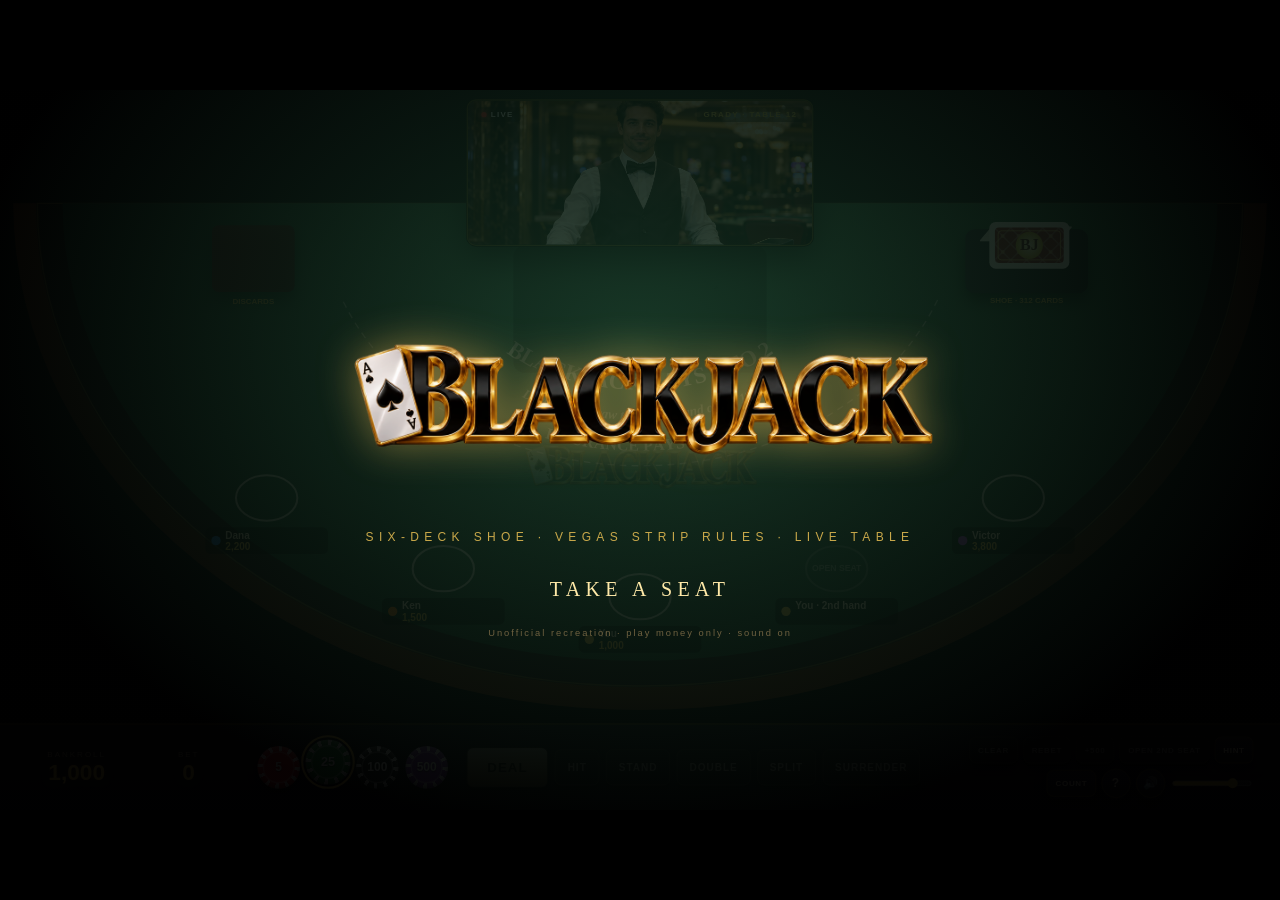
<file: index.html>
<!DOCTYPE html>
<html lang="en">
<head>
<meta charset="utf-8">
<title>Blackjack &mdash; Vegas Strip table</title>
<meta name="viewport" content="width=device-width, initial-scale=1">
<link rel="stylesheet" href="css/style.css">
</head>
<body>
<div id="stage">
  <canvas id="game" width="1920" height="1080"></canvas>

  <div id="dealer">
    <div class="screen">
      <img id="dealer-img" src="assets/dealer/dealer.png" alt="Dealer">
      <div class="live"><span></span>LIVE</div>
      <div class="dname">GRADY &middot; TABLE 12</div>
      <div id="caption"></div>
    </div>
  </div>

  <div id="count" class="hidden"><div><span class="k">RUNNING</span><b id="rc">0</b></div><div><span class="k">TRUE</span><b id="tc">0.0</b></div><div><span class="k">DECKS LEFT</span><b id="decks">6.0</b></div></div>
  <div id="message"></div>

  <div id="bar">
    <div class="group"><div class="label">BANKROLL</div><div class="value" id="bankroll">0</div></div>
    <div class="group"><div class="label">BET</div><div class="value" id="bet">0</div></div>
    <div id="tray"><button class="chip c5" data-v="5">5</button><button class="chip c25" data-v="25">25</button><button class="chip c100" data-v="100">100</button><button class="chip c500" data-v="500">500</button></div>
    <div class="actions">
      <button id="btn-deal" class="btn gold" title="Deal (Space / D)">DEAL</button>
      <button id="btn-hit" class="btn" title="Hit (H)">HIT</button>
      <button id="btn-stand" class="btn" title="Stand (S)">STAND</button>
      <button id="btn-double" class="btn" title="Double (X)">DOUBLE</button>
      <button id="btn-split" class="btn" title="Split (P)">SPLIT</button>
      <button id="btn-surrender" class="btn" title="Surrender (R)">SURRENDER</button>
      <button id="btn-ins-yes" class="btn ins hidden" title="Take insurance (Y)">INSURANCE YES</button>
      <button id="btn-ins-no" class="btn ins hidden" title="Decline insurance (N)">NO</button>
    </div>
    <div class="minor">
      <button id="btn-clear" class="btn small" title="Clear bet (C)">CLEAR</button>
      <button id="btn-rebet" class="btn small" title="Rebet (B)">REBET</button>
      <button id="btn-buyin" class="btn small" title="Buy in 500">+500</button>
      <button id="btn-seat2" class="btn small" title="Second hand">OPEN 2ND SEAT</button>
      <button id="btn-hint" class="btn small toggle" title="Basic strategy hints (T)">HINT</button>
      <button id="btn-count" class="btn small toggle" title="Card count (K)">COUNT</button>
      <button id="btn-help" class="btn icon" title="Help (?)">?</button>
      <button id="btn-sound" class="btn icon" title="Mute (M)">&#128266;</button>
      <input id="vol" type="range" min="0" max="1" step="0.01" title="Volume">
    </div>
    <div id="hint-text"></div>
  </div>

  <div id="help" class="hidden"><div class="panel"><h2>BLACKJACK &mdash; TABLE RULES</h2><div id="help-body"></div><button id="help-close" class="btn gold">CLOSE</button></div></div>
  <div id="splash">
    <div class="inner">
      <img class="logo" src="assets/logo.png" alt="BLACKJACK" onerror="this.style.display='none'">
      <div class="sub">SIX-DECK SHOE &middot; VEGAS STRIP RULES &middot; LIVE TABLE</div>
      <div id="splash-text">LOADING&hellip;</div>
      <div class="note">Unofficial recreation &middot; play money only &middot; sound on</div>
    </div>
  </div>
</div>

<script src="js/config.js"></script>
<script src="js/cards.js"></script>
<script src="js/audio.js"></script>
<script src="js/audio-bj.js"></script>
<script src="js/fx.js"></script>
<script src="js/renderer.js"></script>
<script src="js/game.js"></script>
<script src="js/ui.js"></script>
<script src="js/main.js"></script>
</body>
</html>
</file>
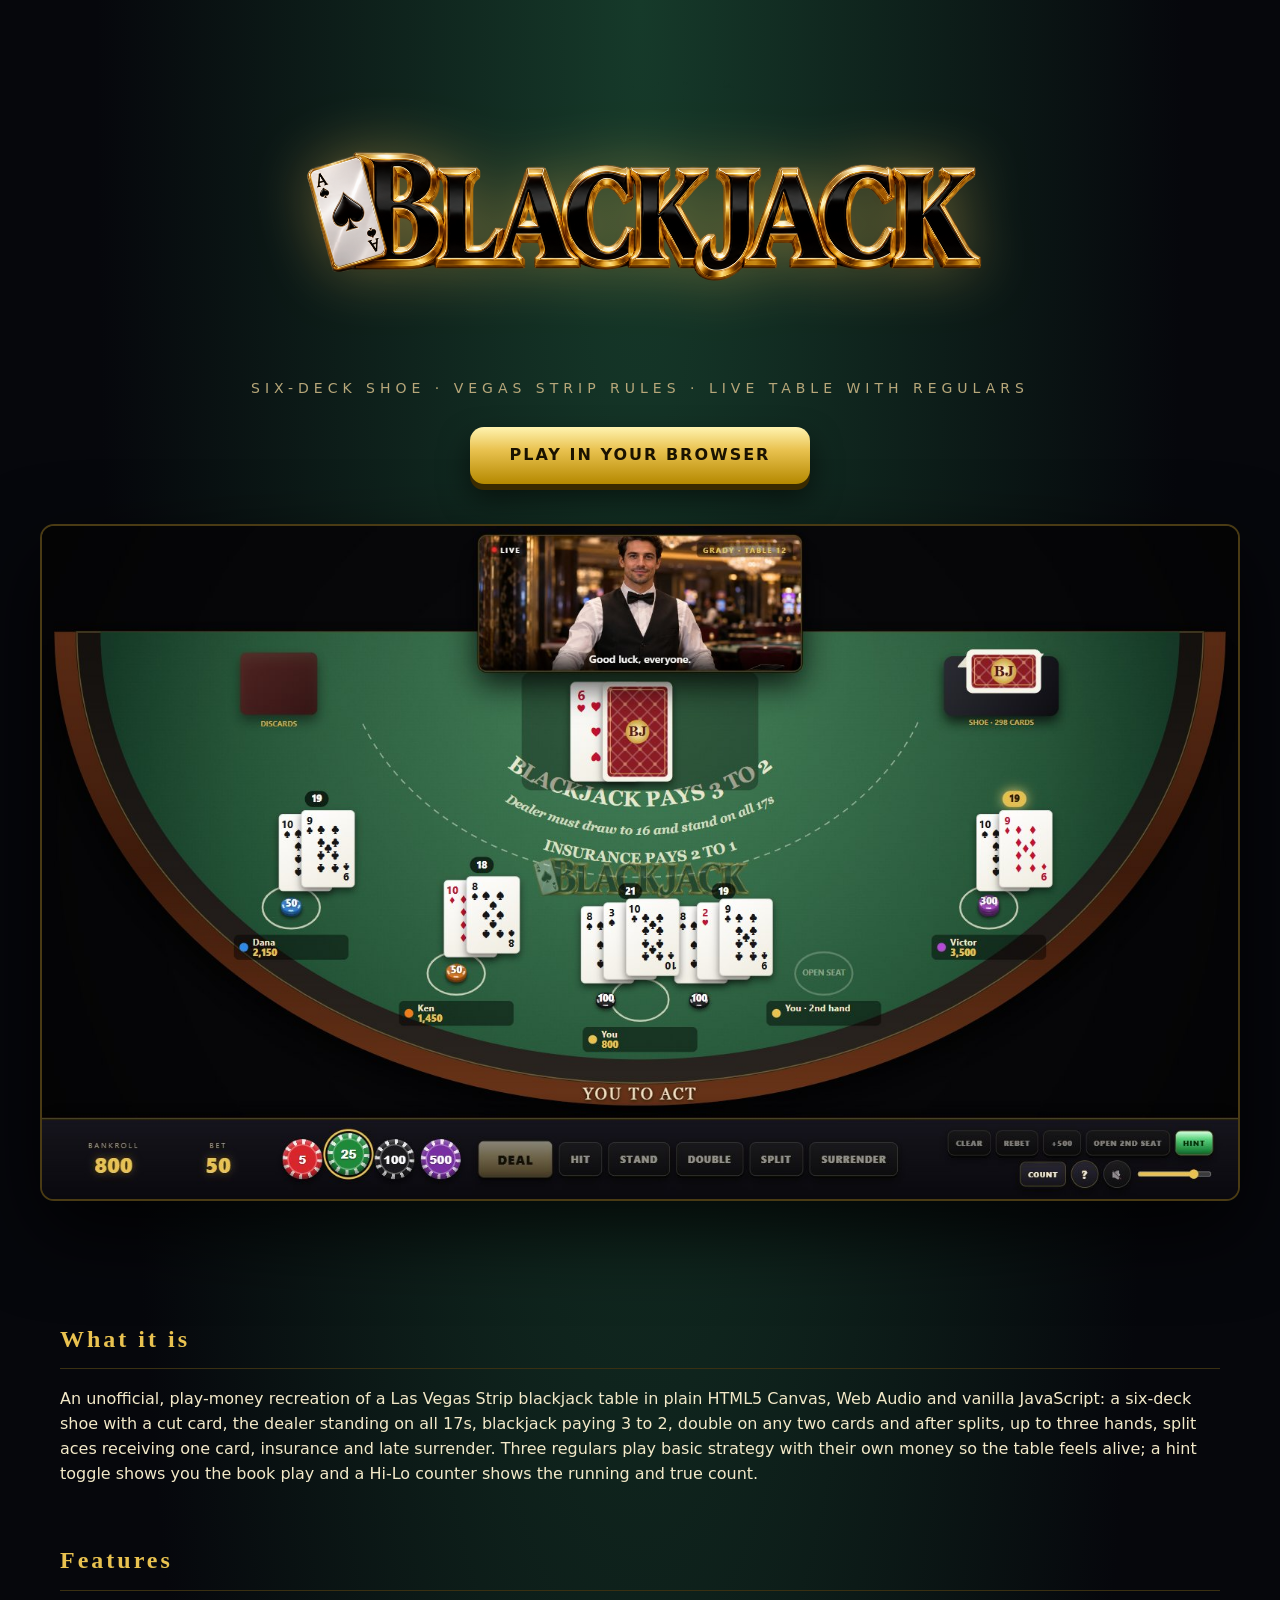
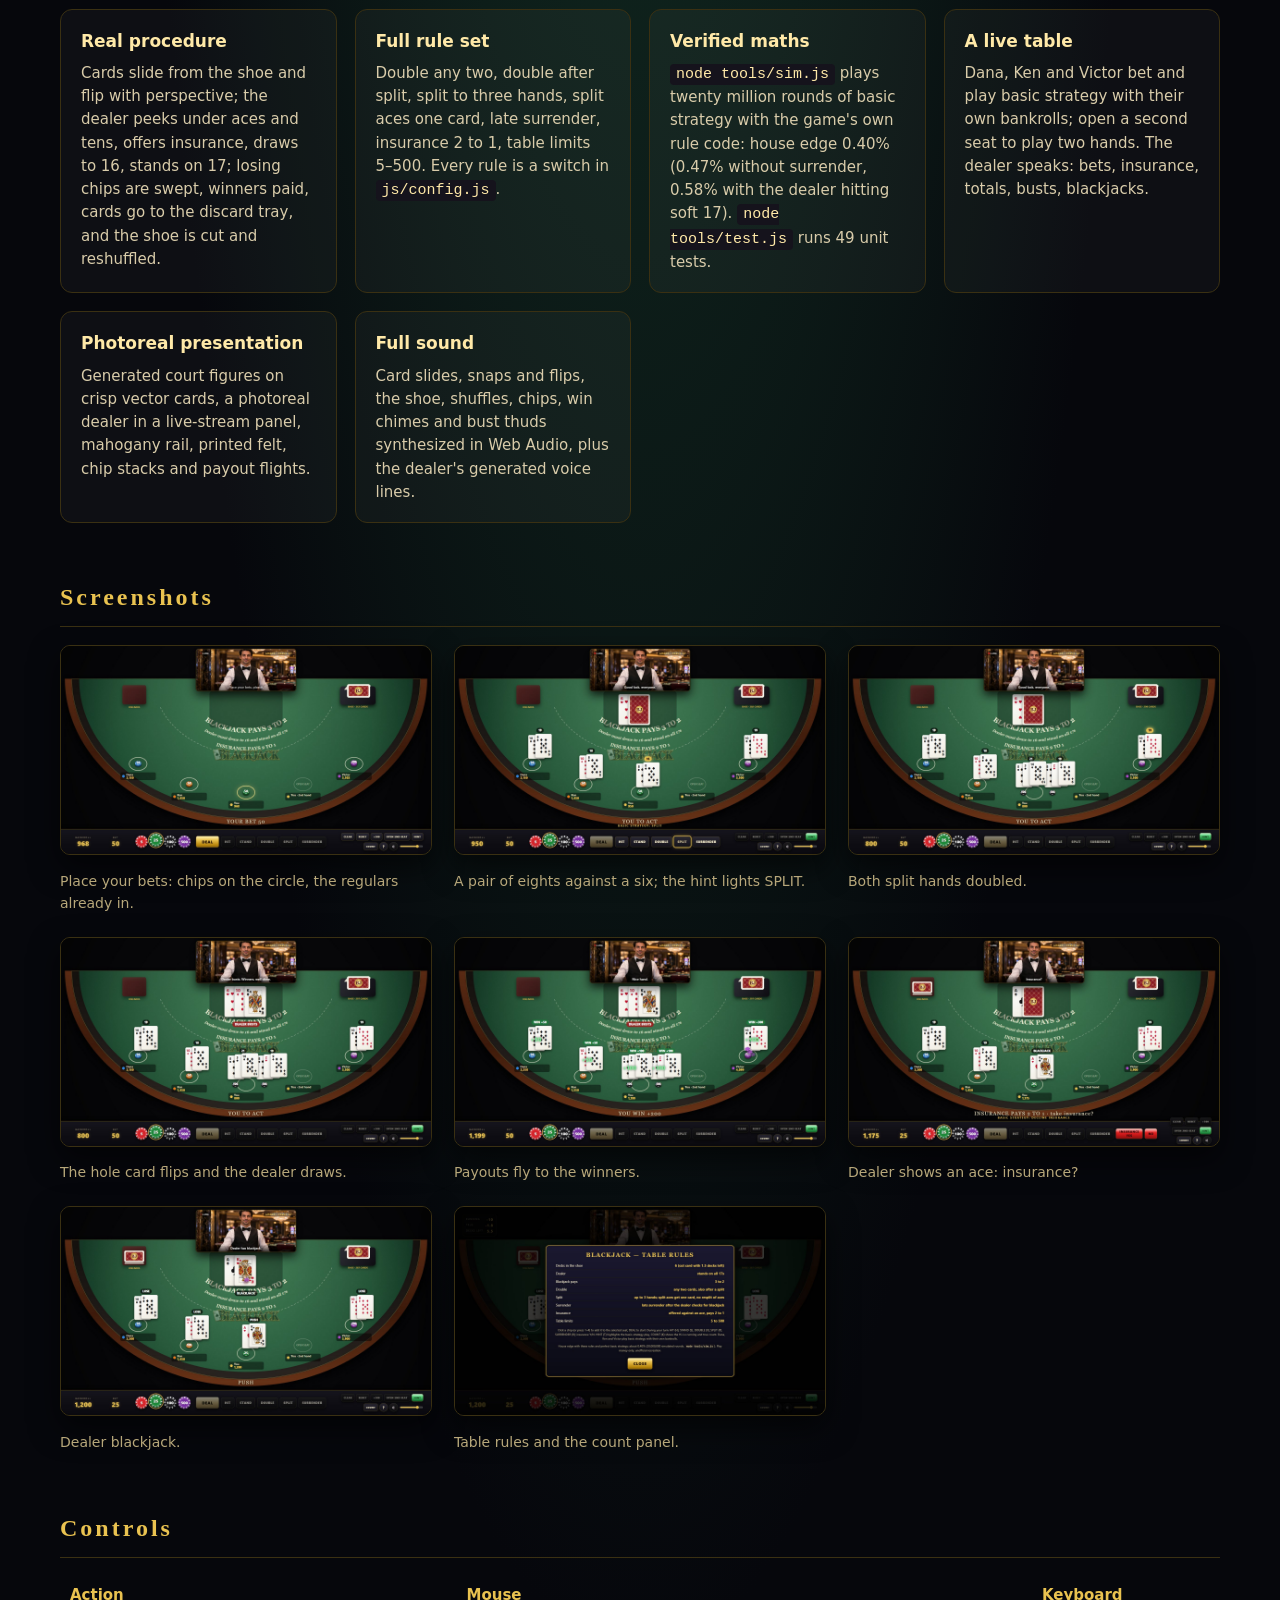
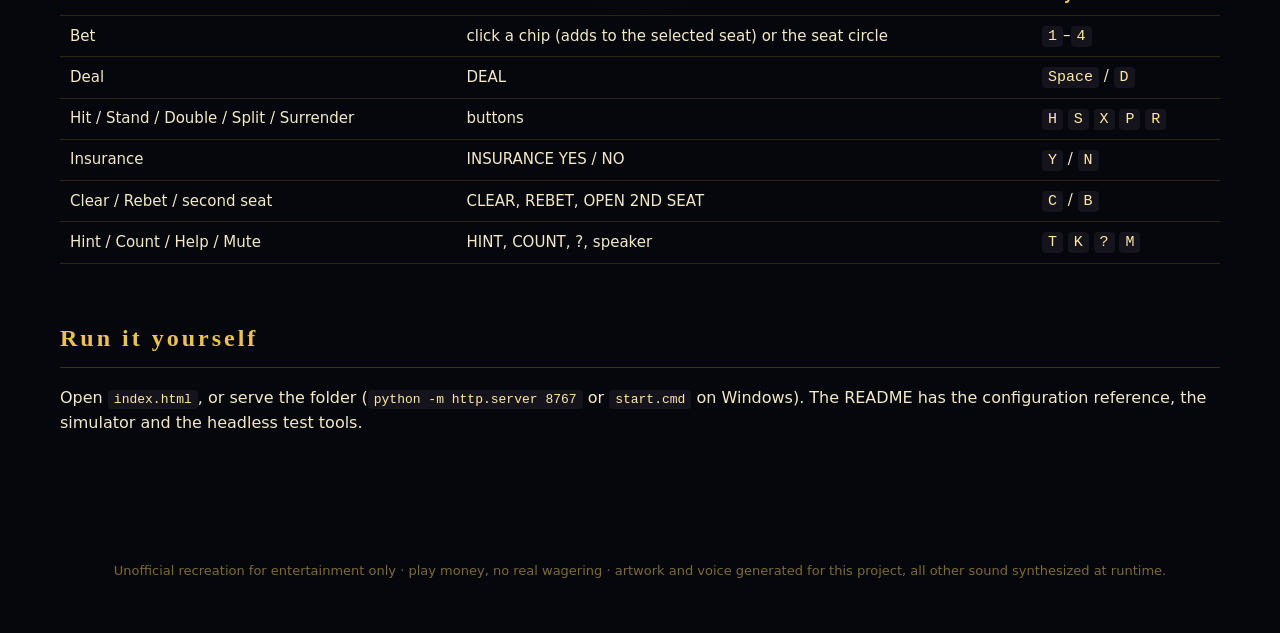
<file: docs/index.html>
<!DOCTYPE html>
<html lang="en">
<head>
<meta charset="utf-8">
<title>Blackjack &mdash; Vegas Strip table recreation</title>
<meta name="viewport" content="width=device-width, initial-scale=1">
<meta name="description" content="A photoreal six-deck Vegas Strip blackjack table with a live-style dealer, basic-strategy regulars, hints and a Hi-Lo count, in plain HTML5 Canvas and Web Audio.">
<meta property="og:title" content="Blackjack — Vegas Strip table recreation">
<meta property="og:image" content="screenshots/hero.jpg">
<style>
  :root { --gold: #e9c250; --paper: #f3e9c8; --muted: #b7a77a; }
  * { box-sizing: border-box; }
  body { margin: 0; background: radial-gradient(ellipse at 50% 0%, #163a2a 0%, #06070c 60%); color: var(--paper); font-family: "Segoe UI", system-ui, sans-serif; line-height: 1.55; }
  a { color: var(--gold); }
  header { text-align: center; padding: 56px 20px 24px; }
  header img.logo { width: min(700px, 92vw); filter: drop-shadow(0 0 30px rgba(255,200,90,.35)); }
  header p.tag { letter-spacing: 5px; color: var(--muted); margin: 14px 0 28px; font-size: 14px; text-transform: uppercase; }
  .cta { display: inline-block; padding: 16px 40px; border-radius: 14px; font-weight: 800; letter-spacing: 2px; color: #1a1200; text-decoration: none; background: linear-gradient(180deg, #fff3b0, #e9c250 40%, #b58900); box-shadow: 0 6px 0 #3a2a00, 0 14px 30px rgba(0,0,0,.6); }
  .hero { display: block; width: min(1200px, 94vw); margin: 40px auto 0; border-radius: 14px; border: 2px solid #4a3b14; box-shadow: 0 30px 80px rgba(0,0,0,.8); }
  main { max-width: 1200px; margin: 0 auto; padding: 40px 20px 80px; }
  h2 { font-family: Georgia, serif; color: var(--gold); letter-spacing: 3px; font-size: 24px; margin: 56px 0 18px; border-bottom: 1px solid #3a3012; padding-bottom: 10px; }
  .grid { display: grid; grid-template-columns: repeat(auto-fit, minmax(260px, 1fr)); gap: 18px; }
  .card { background: rgba(255,255,255,.03); border: 1px solid #3a3012; border-radius: 12px; padding: 18px 20px; }
  .card h3 { margin: 0 0 8px; color: #ffe9a8; font-size: 17px; } .card p { margin: 0; color: #d9ccaa; font-size: 15px; }
  .shots { display: grid; grid-template-columns: repeat(auto-fit, minmax(340px, 1fr)); gap: 22px; }
  figure { margin: 0; } figure img { width: 100%; border-radius: 10px; border: 1px solid #3a3012; box-shadow: 0 12px 30px rgba(0,0,0,.6); }
  figcaption { font-size: 14px; color: var(--muted); margin-top: 8px; }
  table { border-collapse: collapse; width: 100%; font-size: 15px; } td, th { border-bottom: 1px solid #2a2410; padding: 8px 10px; text-align: left; } th { color: var(--gold); }
  footer { text-align: center; color: #7d6a3a; font-size: 13px; padding: 30px 20px 60px; }
  code { background: #15131c; padding: 2px 6px; border-radius: 4px; color: #ffe9a8; }
</style>
</head>
<body>
<header>
  <img class="logo" src="../assets/logo.png" alt="BLACKJACK">
  <p class="tag">Six-deck shoe &middot; Vegas Strip rules &middot; live table with regulars</p>
  <a class="cta" href="../index.html">PLAY IN YOUR BROWSER</a>
  <img class="hero" src="screenshots/hero.jpg" alt="The table mid-hand: split eights doubled, the dealer showing a six">
</header>
<main>
  <h2>What it is</h2>
  <p>An unofficial, play-money recreation of a Las Vegas Strip blackjack table in plain HTML5 Canvas, Web Audio and vanilla
    JavaScript: a six-deck shoe with a cut card, the dealer standing on all 17s, blackjack paying 3 to 2, double on any two cards
    and after splits, up to three hands, split aces receiving one card, insurance and late surrender. Three regulars play basic
    strategy with their own money so the table feels alive; a hint toggle shows you the book play and a Hi-Lo counter shows
    the running and true count.</p>
  <h2>Features</h2>
  <div class="grid">
    <div class="card"><h3>Real procedure</h3><p>Cards slide from the shoe and flip with perspective; the dealer peeks under aces and tens, offers insurance, draws to 16, stands on 17; losing chips are swept, winners paid, cards go to the discard tray, and the shoe is cut and reshuffled.</p></div>
    <div class="card"><h3>Full rule set</h3><p>Double any two, double after split, split to three hands, split aces one card, late surrender, insurance 2 to 1, table limits 5–500. Every rule is a switch in <code>js/config.js</code>.</p></div>
    <div class="card"><h3>Verified maths</h3><p><code>node tools/sim.js</code> plays twenty million rounds of basic strategy with the game's own rule code: house edge 0.40% (0.47% without surrender, 0.58% with the dealer hitting soft 17). <code>node tools/test.js</code> runs 49 unit tests.</p></div>
    <div class="card"><h3>A live table</h3><p>Dana, Ken and Victor bet and play basic strategy with their own bankrolls; open a second seat to play two hands. The dealer speaks: bets, insurance, totals, busts, blackjacks.</p></div>
    <div class="card"><h3>Photoreal presentation</h3><p>Generated court figures on crisp vector cards, a photoreal dealer in a live-stream panel, mahogany rail, printed felt, chip stacks and payout flights.</p></div>
    <div class="card"><h3>Full sound</h3><p>Card slides, snaps and flips, the shoe, shuffles, chips, win chimes and bust thuds synthesized in Web Audio, plus the dealer's generated voice lines.</p></div>
  </div>
  <h2>Screenshots</h2>
  <div class="shots">
    <figure><img src="screenshots/betting.jpg" alt="Betting"><figcaption>Place your bets: chips on the circle, the regulars already in.</figcaption></figure>
    <figure><img src="screenshots/turn.jpg" alt="Your turn"><figcaption>A pair of eights against a six; the hint lights SPLIT.</figcaption></figure>
    <figure><img src="screenshots/split.jpg" alt="Split and doubled"><figcaption>Both split hands doubled.</figcaption></figure>
    <figure><img src="screenshots/dealer.jpg" alt="Dealer draws"><figcaption>The hole card flips and the dealer draws.</figcaption></figure>
    <figure><img src="screenshots/settle.jpg" alt="Settlement"><figcaption>Payouts fly to the winners.</figcaption></figure>
    <figure><img src="screenshots/insurance.jpg" alt="Insurance"><figcaption>Dealer shows an ace: insurance?</figcaption></figure>
    <figure><img src="screenshots/dealerbj.jpg" alt="Dealer blackjack"><figcaption>Dealer blackjack.</figcaption></figure>
    <figure><img src="screenshots/help.jpg" alt="Help"><figcaption>Table rules and the count panel.</figcaption></figure>
  </div>
  <h2>Controls</h2>
  <table>
    <tr><th>Action</th><th>Mouse</th><th>Keyboard</th></tr>
    <tr><td>Bet</td><td>click a chip (adds to the selected seat) or the seat circle</td><td><code>1</code>–<code>4</code></td></tr>
    <tr><td>Deal</td><td>DEAL</td><td><code>Space</code> / <code>D</code></td></tr>
    <tr><td>Hit / Stand / Double / Split / Surrender</td><td>buttons</td><td><code>H</code> <code>S</code> <code>X</code> <code>P</code> <code>R</code></td></tr>
    <tr><td>Insurance</td><td>INSURANCE YES / NO</td><td><code>Y</code> / <code>N</code></td></tr>
    <tr><td>Clear / Rebet / second seat</td><td>CLEAR, REBET, OPEN 2ND SEAT</td><td><code>C</code> / <code>B</code></td></tr>
    <tr><td>Hint / Count / Help / Mute</td><td>HINT, COUNT, ?, speaker</td><td><code>T</code> <code>K</code> <code>?</code> <code>M</code></td></tr>
  </table>
  <h2>Run it yourself</h2>
  <p>Open <code>index.html</code>, or serve the folder (<code>python -m http.server 8767</code> or <code>start.cmd</code> on Windows). The README has the configuration reference, the simulator and the headless test tools.</p>
</main>
<footer>Unofficial recreation for entertainment only &middot; play money, no real wagering &middot; artwork and voice generated for this project, all other sound synthesized at runtime.</footer>
</body>
</html>
</file>
<file: css/style.css>
/* BLACKJACK — HUD styling. The stage is a fixed 1920x1080 scene scaled to fit. */
:root { --gold: #e9c250; --cream: #f3e9c8; --font: "Segoe UI", "Helvetica Neue", Arial, sans-serif; --serif: Georgia, "Times New Roman", serif; }
* { box-sizing: border-box; }
html, body { margin: 0; height: 100%; background: #000; overflow: hidden; font-family: var(--font); color: var(--cream); user-select: none; -webkit-user-select: none; }
#stage { position: fixed; left: 50%; top: 50%; width: 1920px; height: 1080px; transform: translate(-50%, -50%); transform-origin: center center; }
#game { position: absolute; left: 0; top: 0; display: block; }

#dealer { position: absolute; left: 700px; top: 14px; width: 520px; height: 220px; }
#dealer .screen { position: relative; width: 100%; height: 100%; border-radius: 14px; overflow: hidden; background: #000; border: 2px solid #5a4a1a; box-shadow: 0 0 0 1px #000, 0 20px 50px rgba(0,0,0,.8); }
#dealer img { position: absolute; inset: 0; width: 100%; height: 100%; object-fit: cover; object-position: 50% 20%; animation: breathe 5s ease-in-out infinite; transform-origin: 50% 100%; }
@keyframes breathe { 0%, 100% { transform: scale(1); } 50% { transform: scale(1.012); } }
#dealer .live { position: absolute; left: 12px; top: 10px; font-size: 12px; font-weight: 700; letter-spacing: 2px; color: #fff; background: rgba(0,0,0,.45); padding: 4px 10px 4px 8px; border-radius: 6px; display: flex; align-items: center; gap: 6px; }
#dealer .live span { width: 8px; height: 8px; border-radius: 50%; background: #ff2a2a; box-shadow: 0 0 8px #ff2a2a; animation: blink 1.4s infinite; }
@keyframes blink { 0%, 100% { opacity: 1; } 50% { opacity: .3; } }
#dealer .dname { position: absolute; right: 12px; top: 10px; font-size: 12px; letter-spacing: 2px; color: var(--gold); background: rgba(0,0,0,.45); padding: 4px 10px; border-radius: 6px; font-weight: 700; }
#caption { position: absolute; left: 0; right: 0; bottom: 0; padding: 8px 16px; font-size: 17px; font-weight: 600; text-align: center; color: #fff; background: linear-gradient(180deg, rgba(0,0,0,0), rgba(0,0,0,.78)); opacity: 0; transition: opacity .25s; }
#caption.show { opacity: 1; }

#count { position: absolute; left: 40px; top: 40px; display: flex; flex-direction: column; gap: 6px; padding: 12px 16px; border-radius: 10px; background: rgba(8,8,12,.85); border: 1px solid #5a4a1a; }
#count div { display: flex; justify-content: space-between; gap: 22px; font-size: 13px; letter-spacing: 2px; color: #a89b78; }
#count b { color: var(--gold); font-size: 18px; font-variant-numeric: tabular-nums; }
#count.hidden, #help.hidden, #splash.hidden, .hidden { display: none !important; }
#message { position: absolute; left: 0; width: 1920px; top: 896px; text-align: center; font-family: var(--serif); font-size: 26px; letter-spacing: 3px; color: var(--cream); text-shadow: 0 2px 6px #000; }

#bar { position: absolute; left: 0; top: 950px; width: 1920px; height: 130px; display: flex; align-items: center; gap: 18px; padding: 0 40px; background: linear-gradient(180deg, #16141c, #0a090e); border-top: 2px solid #5a4a1a; box-shadow: 0 -10px 30px rgba(0,0,0,.6); }
#bar .group { text-align: center; min-width: 150px; }
#bar .label { font-size: 12px; letter-spacing: 3px; color: #a89b78; }
#bar .value { font-size: 34px; font-weight: 800; color: var(--gold); font-variant-numeric: tabular-nums; text-shadow: 0 0 14px rgba(233,194,80,.35); }
#tray { display: flex; gap: 10px; margin: 0 10px; }
.chip { width: 64px; height: 64px; border-radius: 50%; border: 0; cursor: pointer; font-weight: 900; font-size: 18px; color: #fff; position: relative; isolation: isolate; text-shadow: 0 1px 2px rgba(0,0,0,.6); box-shadow: inset 0 -5px 8px rgba(0,0,0,.45), inset 0 4px 6px rgba(255,255,255,.35), 0 6px 12px rgba(0,0,0,.6); transition: transform .12s; background-color: var(--bg); background-image: repeating-conic-gradient(rgba(255,255,255,.9) 0 10deg, transparent 10deg 30deg); }
.chip::after { content: ''; position: absolute; inset: 8px; border-radius: 50%; background: var(--bg); box-shadow: inset 0 0 0 2px rgba(255,255,255,.35); z-index: -1; }
.chip.c5 { --bg: #d8262c; } .chip.c25 { --bg: #1f8a3a; } .chip.c100 { --bg: #1b1b1f; } .chip.c500 { --bg: #7a2ea3; }
.chip:hover { transform: translateY(-4px); } .chip.sel { transform: translateY(-8px) scale(1.06); outline: 3px solid var(--gold); outline-offset: 3px; }
.actions { display: flex; gap: 10px; align-items: center; }
.btn { font-family: var(--font); font-weight: 800; letter-spacing: 1.5px; font-size: 15px; cursor: pointer; border: 1px solid #6a5a2a; color: var(--cream); background: linear-gradient(180deg, #2a2834, #15141b); border-radius: 10px; padding: 0 18px; height: 54px; box-shadow: 0 4px 0 #0a0a0e, 0 8px 16px rgba(0,0,0,.5); transition: transform .06s, filter .15s; }
.btn:hover { filter: brightness(1.15); } .btn:active { transform: translateY(3px); box-shadow: 0 1px 0 #0a0a0e; }
.btn:disabled { filter: grayscale(.6) brightness(.55); cursor: default; transform: none; }
.btn.gold { background: linear-gradient(180deg, #fff3bd, #e9c250 35%, #b8860b 80%, #8a640f); color: #2a1a00; border-color: #5a3d08; font-size: 20px; padding: 0 30px; height: 60px; }
.btn.ins { background: linear-gradient(180deg, #ffd0d0, #e62020 40%, #8f0f0f); color: #2a0000; }
.btn.hint { outline: 3px solid var(--gold); outline-offset: 2px; box-shadow: 0 0 18px rgba(233,194,80,.8), 0 4px 0 #0a0a0e; }
.btn.pulse { animation: pulse 1.4s ease-in-out infinite; }
@keyframes pulse { 0%, 100% { filter: brightness(1); } 50% { filter: brightness(1.2) drop-shadow(0 0 14px rgba(255,220,120,.8)); } }
.minor { margin-left: auto; display: flex; align-items: center; gap: 8px; flex-wrap: wrap; justify-content: flex-end; max-width: 520px; }
.btn.small { height: 40px; font-size: 12px; padding: 0 12px; letter-spacing: 1px; }
.btn.toggle.on { background: linear-gradient(180deg, #d9ffe3, #58d27a 35%, #1f8a3e 80%, #135a28); color: #06240f; }
.btn.icon { width: 44px; height: 44px; border-radius: 50%; padding: 0; font-size: 18px; }
#btn-sound.muted { filter: grayscale(.7) brightness(.7); }
#vol { width: 120px; accent-color: var(--gold); cursor: pointer; }
#hint-text { position: absolute; left: 0; right: 0; top: -30px; text-align: center; font-size: 15px; letter-spacing: 3px; color: var(--gold); font-weight: 700; }

#help { position: absolute; inset: 0; background: rgba(0,0,0,.78); display: flex; align-items: center; justify-content: center; z-index: 20; }
#help .panel { width: 980px; max-height: 940px; overflow: auto; padding: 30px 40px 36px; border-radius: 18px; background: linear-gradient(180deg, #1a1830, #0a0a14); border: 3px solid #b8942c; box-shadow: 0 0 60px rgba(0,0,0,.9); text-align: center; }
#help h2 { margin: 0 0 18px; font-family: var(--serif); font-size: 30px; letter-spacing: 4px; color: var(--gold); }
#help .btn { margin-top: 12px; }
table.pays { width: 100%; border-collapse: collapse; font-size: 18px; margin-bottom: 14px; }
table.pays td { padding: 8px 10px; border-bottom: 1px solid #2a2410; text-align: left; } table.pays td:last-child { text-align: right; color: var(--gold); font-weight: 700; }
.hint { font-size: 15px; color: #c9bb8f; line-height: 1.5; } .hint code { background: #15131c; padding: 2px 6px; border-radius: 4px; color: #ffe9a8; }
#splash { position: absolute; inset: 0; z-index: 30; display: flex; align-items: center; justify-content: center; cursor: pointer; background: radial-gradient(ellipse at 50% 35%, rgba(20,50,35,.85) 0%, rgba(0,0,0,.96) 75%); }
#splash .inner { text-align: center; }
#splash .logo { width: 900px; max-width: 90vw; filter: drop-shadow(0 0 30px rgba(255,200,90,.45)); }
#splash .sub { font-size: 18px; letter-spacing: 8px; color: #c9a84a; margin: 14px 0 50px; }
#splash-text { font-size: 30px; letter-spacing: 8px; color: #ffe9a8; font-family: var(--serif); }
#splash.ready #splash-text { animation: blink 1.4s ease-in-out infinite; }
#splash .note { margin-top: 40px; font-size: 14px; letter-spacing: 3px; color: #6f6140; }
</file>
